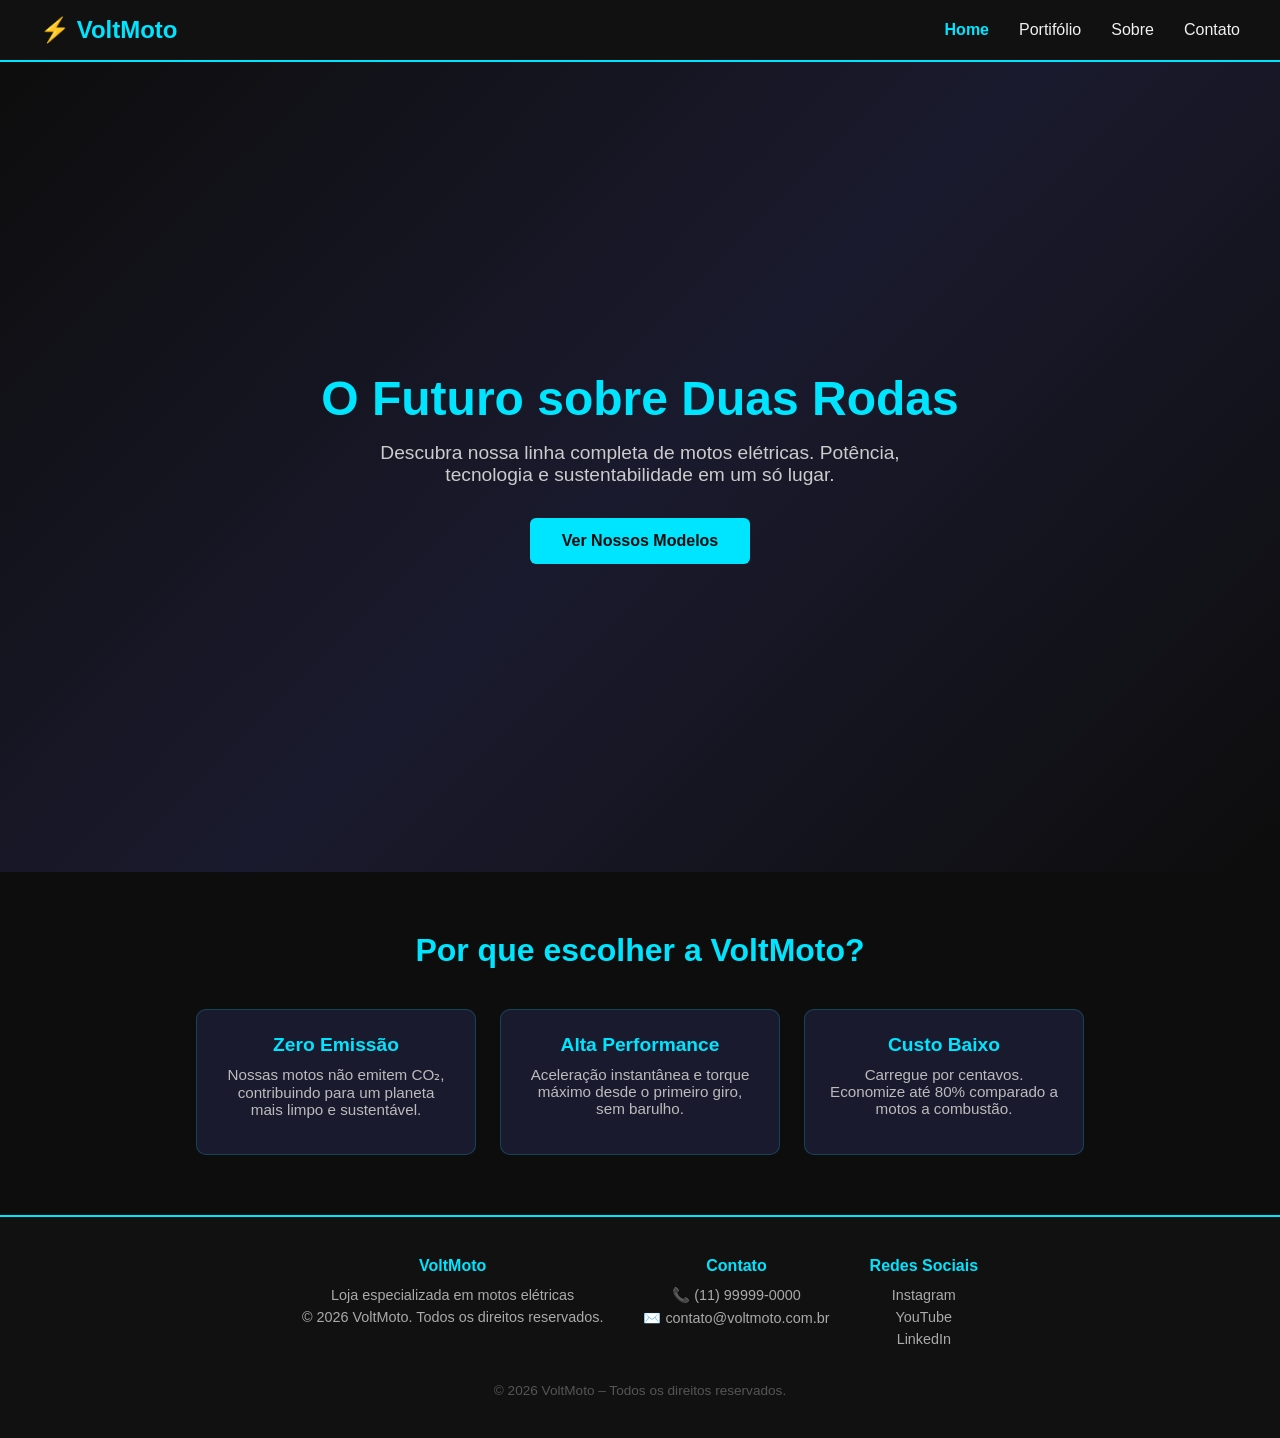
<file: index.html>
<!DOCTYPE html>
<html lang="pt-BR">
<head>
  <meta charset="UTF-8" />
  <meta name="viewport" content="width=device-width, initial-scale=1.0" />
  <title>VoltMoto - Motos Elétricas</title>
  <link rel="stylesheet" href="src/css/estilo.css" />
</head>
<body>

  <nav>
    <a href="index.html" class="logo">⚡ VoltMoto</a>
    <ul>
      <li><a href="index.html">Home</a></li>
      <li><a href="pages/portifolio.html">Portifólio</a></li>
      <li><a href="pages/sobre.html">Sobre</a></li>
      <li><a href="pages/contato.html">Contato</a></li>
    </ul>
  </nav>

  <main>
    <section class="hero">
      <h1>O Futuro sobre Duas Rodas</h1>
      <p>Descubra nossa linha completa de motos elétricas. Potência, tecnologia e sustentabilidade em um só lugar.</p>
      <a href="pages/portifolio.html" class="btn">Ver Nossos Modelos</a>
    </section>

    <section>
      <h2>Por que escolher a VoltMoto?</h2>
      <div class="cards">
        <div class="card">
          <h3>Zero Emissão</h3>
          <p>Nossas motos não emitem CO₂, contribuindo para um planeta mais limpo e sustentável.</p>
        </div>
        <div class="card">
          <h3>Alta Performance</h3>
          <p>Aceleração instantânea e torque máximo desde o primeiro giro, sem barulho.</p>
        </div>
        <div class="card">
          <h3>Custo Baixo</h3>
          <p>Carregue por centavos. Economize até 80% comparado a motos a combustão.</p>
        </div>
      </div>
    </section>
  </main>

  <footer>
    <div class="footer-grid">
      <div class="footer-col">
        <h4>VoltMoto</h4>
        <p>Loja especializada em motos elétricas</p>
        <p>© 2026 VoltMoto. Todos os direitos reservados.</p>
      </div>
      <div class="footer-col">
        <h4>Contato</h4>
        <p>📞 (11) 99999-0000</p>
        <p>✉️ contato@voltmoto.com.br</p>
      </div>
      <div class="footer-col">
        <h4>Redes Sociais</h4>
        <a href="#">Instagram</a>
        <a href="#">YouTube</a>
        <a href="#">LinkedIn</a>
      </div>
    </div>
    <p class="copyright">© 2026 VoltMoto – Todos os direitos reservados.</p>
  </footer>

  <script src="src/js/script.js"></script>
</body>
</html>
</file>
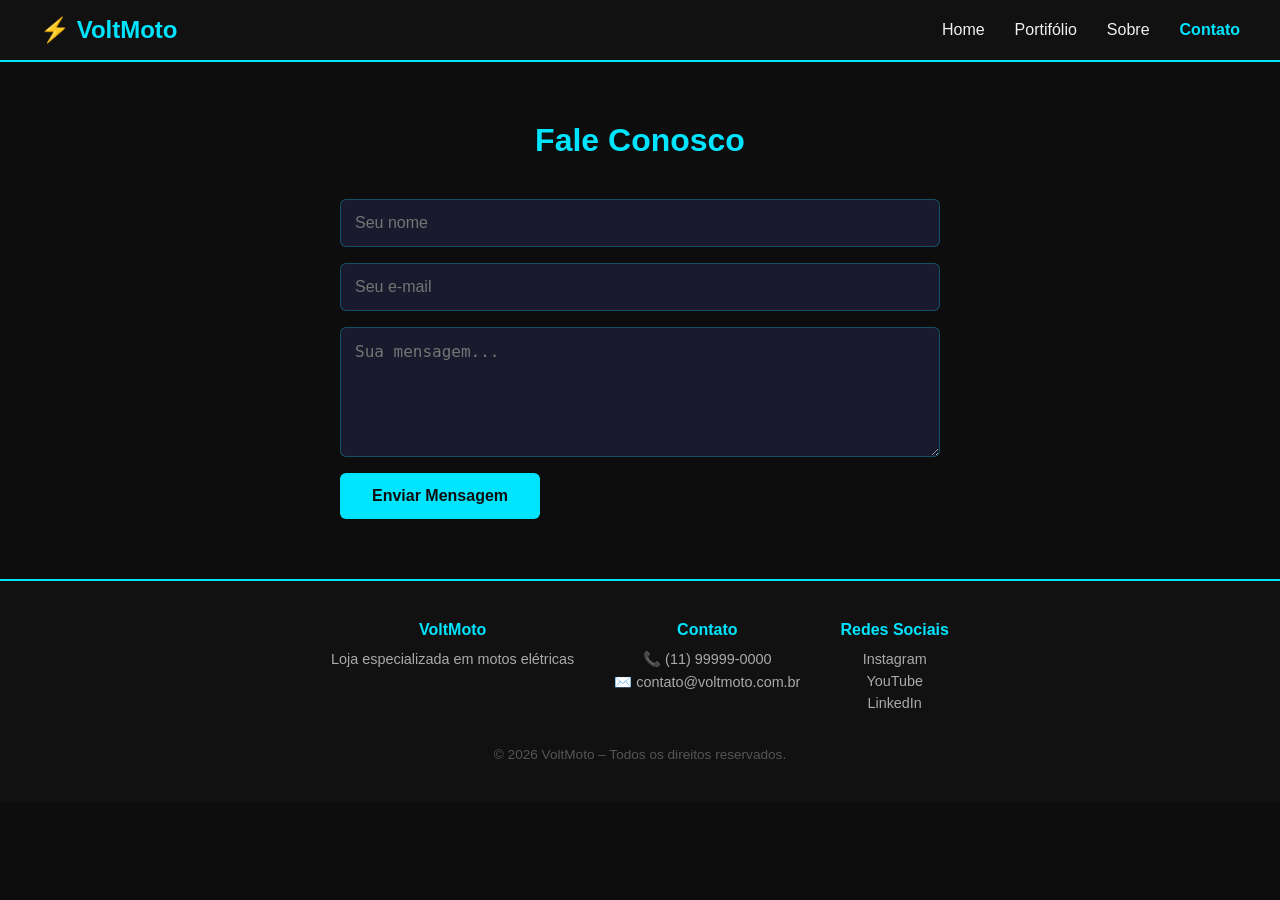
<file: pages/contato.html>
<!DOCTYPE html>
<html lang="pt-BR">
<head>
  <meta charset="UTF-8" />
  <meta name="viewport" content="width=device-width, initial-scale=1.0" />
  <title>Contato - VoltMoto</title>
  <link rel="stylesheet" href="../src/css/estilo.css" />
</head>
<body>

  <nav>
    <a href="../index.html" class="logo">⚡ VoltMoto</a>
    <ul>
      <li><a href="../index.html">Home</a></li>
      <li><a href="portifolio.html">Portifólio</a></li>
      <li><a href="sobre.html">Sobre</a></li>
      <li><a href="contato.html">Contato</a></li>
    </ul>
  </nav>

  <main>
    <section>
      <h2>Fale Conosco</h2>
      <form class="form-contato">
        <input type="text" name="nome" placeholder="Seu nome" required />
        <input type="email" name="email" placeholder="Seu e-mail" required />
        <textarea name="descricao" placeholder="Sua mensagem..." required></textarea>
        <button type="submit" class="btn">Enviar Mensagem</button>
      </form>
    </section>
  </main>

  <footer>
    <div class="footer-grid">
      <div class="footer-col">
        <h4>VoltMoto</h4>
        <p>Loja especializada em motos elétricas</p>
      </div>
      <div class="footer-col">
        <h4>Contato</h4>
        <p>📞 (11) 99999-0000</p>
        <p>✉️ contato@voltmoto.com.br</p>
      </div>
      <div class="footer-col">
        <h4>Redes Sociais</h4>
        <a href="#">Instagram</a>
        <a href="#">YouTube</a>
        <a href="#">LinkedIn</a>
      </div>
    </div>
    <p class="copyright">© 2026 VoltMoto – Todos os direitos reservados.</p>
  </footer>

  <script src="../src/js/script.js"></script>
</body>
</html>
</file>
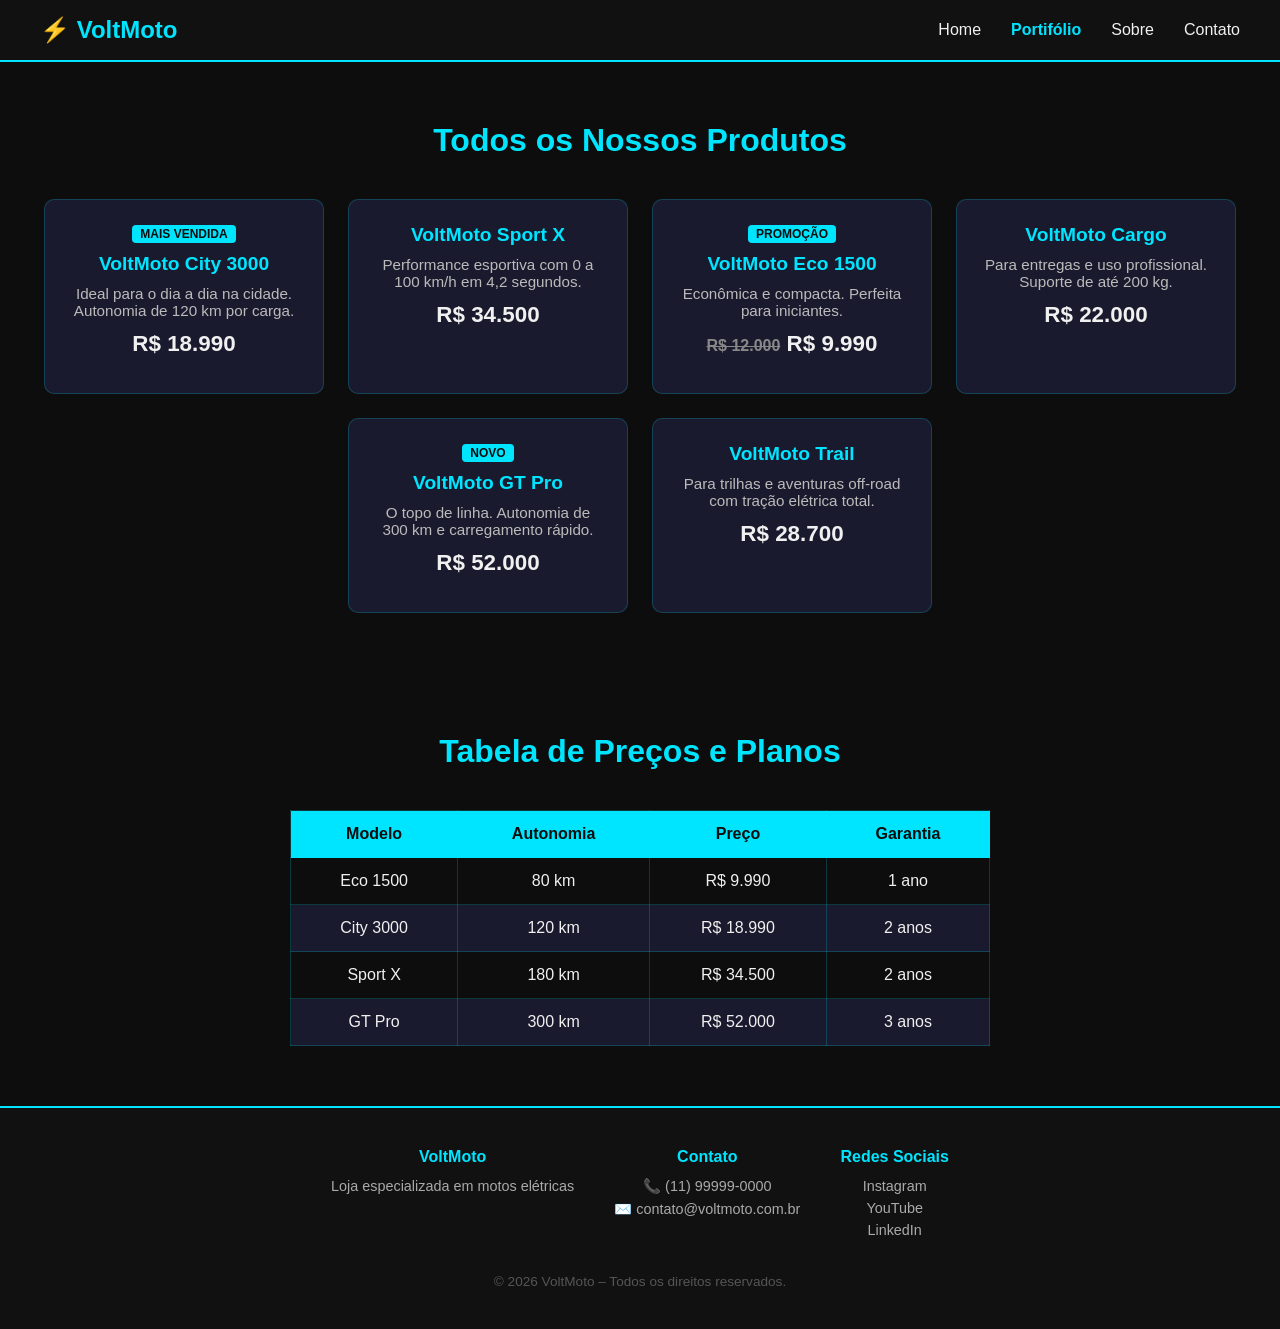
<file: pages/portifolio.html>
<!DOCTYPE html>
<html lang="pt-BR">
<head>
  <meta charset="UTF-8" />
  <meta name="viewport" content="width=device-width, initial-scale=1.0" />
  <title>Portifólio - VoltMoto</title>
  <link rel="stylesheet" href="../src/css/estilo.css" />
</head>
<body>

  <nav>
    <a href="../index.html" class="logo">⚡ VoltMoto</a>
    <ul>
      <li><a href="../index.html">Home</a></li>
      <li><a href="portifolio.html">Portifólio</a></li>
      <li><a href="sobre.html">Sobre</a></li>
      <li><a href="contato.html">Contato</a></li>
    </ul>
  </nav>

  <main>
    <section>
      <h2>Todos os Nossos Produtos</h2>
      <div class="cards">

        <div class="card">
          <span class="tag-promo">MAIS VENDIDA</span>
          <h3>VoltMoto City 3000</h3>
          <p>Ideal para o dia a dia na cidade. Autonomia de 120 km por carga.</p>
          <p class="preco">R$ 18.990</p>
        </div>

        <div class="card">
          <h3>VoltMoto Sport X</h3>
          <p>Performance esportiva com 0 a 100 km/h em 4,2 segundos.</p>
          <p class="preco">R$ 34.500</p>
        </div>

        <div class="card">
          <span class="tag-promo">PROMOÇÃO</span>
          <h3>VoltMoto Eco 1500</h3>
          <p>Econômica e compacta. Perfeita para iniciantes.</p>
          <p class="preco"><s style="color:#888;font-size:1rem;">R$ 12.000</s> R$ 9.990</p>
        </div>

        <div class="card">
          <h3>VoltMoto Cargo</h3>
          <p>Para entregas e uso profissional. Suporte de até 200 kg.</p>
          <p class="preco">R$ 22.000</p>
        </div>

        <div class="card">
          <span class="tag-promo">NOVO</span>
          <h3>VoltMoto GT Pro</h3>
          <p>O topo de linha. Autonomia de 300 km e carregamento rápido.</p>
          <p class="preco">R$ 52.000</p>
        </div>

        <div class="card">
          <h3>VoltMoto Trail</h3>
          <p>Para trilhas e aventuras off-road com tração elétrica total.</p>
          <p class="preco">R$ 28.700</p>
        </div>

      </div>
    </section>

    <section>
      <h2>Tabela de Preços e Planos</h2>
      <table class="tabela-precos">
        <thead>
          <tr>
            <th>Modelo</th>
            <th>Autonomia</th>
            <th>Preço</th>
            <th>Garantia</th>
          </tr>
        </thead>
        <tbody>
          <tr>
            <td>Eco 1500</td>
            <td>80 km</td>
            <td>R$ 9.990</td>
            <td>1 ano</td>
          </tr>
          <tr>
            <td>City 3000</td>
            <td>120 km</td>
            <td>R$ 18.990</td>
            <td>2 anos</td>
          </tr>
          <tr>
            <td>Sport X</td>
            <td>180 km</td>
            <td>R$ 34.500</td>
            <td>2 anos</td>
          </tr>
          <tr>
            <td>GT Pro</td>
            <td>300 km</td>
            <td>R$ 52.000</td>
            <td>3 anos</td>
          </tr>
        </tbody>
      </table>
    </section>
  </main>

  <footer>
    <div class="footer-grid">
      <div class="footer-col">
        <h4>VoltMoto</h4>
        <p>Loja especializada em motos elétricas</p>
      </div>
      <div class="footer-col">
        <h4>Contato</h4>
        <p>📞 (11) 99999-0000</p>
        <p>✉️ contato@voltmoto.com.br</p>
      </div>
      <div class="footer-col">
        <h4>Redes Sociais</h4>
        <a href="#">Instagram</a>
        <a href="#">YouTube</a>
        <a href="#">LinkedIn</a>
      </div>
    </div>
    <p class="copyright">© 2026 VoltMoto – Todos os direitos reservados.</p>
  </footer>

  <script src="../src/js/script.js"></script>
</body>
</html>
</file>
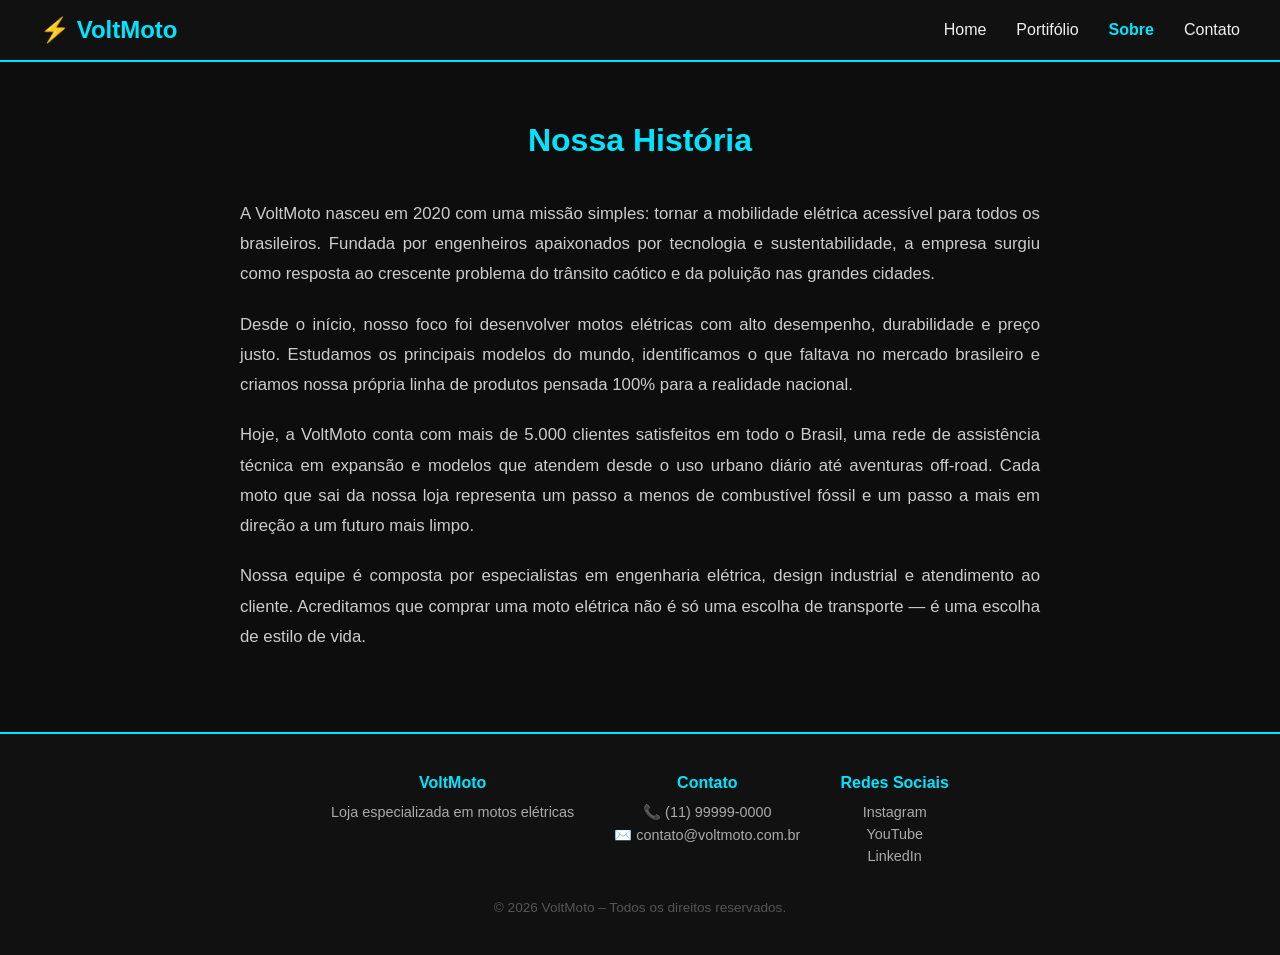
<file: pages/sobre.html>
<!DOCTYPE html>
<html lang="pt-BR">
<head>
  <meta charset="UTF-8" />
  <meta name="viewport" content="width=device-width, initial-scale=1.0" />
  <title>Sobre - VoltMoto</title>
  <link rel="stylesheet" href="../src/css/estilo.css" />
</head>
<body>

  <nav>
    <a href="../index.html" class="logo">⚡ VoltMoto</a>
    <ul>
      <li><a href="../index.html">Home</a></li>
      <li><a href="portifolio.html">Portifólio</a></li>
      <li><a href="sobre.html">Sobre</a></li>
      <li><a href="contato.html">Contato</a></li>
    </ul>
  </nav>

  <main>
    <section>
      <h2>Nossa História</h2>
      <div class="sobre-texto">
        <p>
          A VoltMoto nasceu em 2020 com uma missão simples: tornar a mobilidade elétrica acessível para todos os brasileiros.
          Fundada por engenheiros apaixonados por tecnologia e sustentabilidade, a empresa surgiu como resposta ao crescente
          problema do trânsito caótico e da poluição nas grandes cidades.
        </p>
        <p>
          Desde o início, nosso foco foi desenvolver motos elétricas com alto desempenho, durabilidade e preço justo.
          Estudamos os principais modelos do mundo, identificamos o que faltava no mercado brasileiro e criamos
          nossa própria linha de produtos pensada 100% para a realidade nacional.
        </p>
        <p>
          Hoje, a VoltMoto conta com mais de 5.000 clientes satisfeitos em todo o Brasil, uma rede de assistência técnica
          em expansão e modelos que atendem desde o uso urbano diário até aventuras off-road. Cada moto que sai da nossa loja
          representa um passo a menos de combustível fóssil e um passo a mais em direção a um futuro mais limpo.
        </p>
        <p>
          Nossa equipe é composta por especialistas em engenharia elétrica, design industrial e atendimento ao cliente.
          Acreditamos que comprar uma moto elétrica não é só uma escolha de transporte — é uma escolha de estilo de vida.
        </p>
      </div>
    </section>
  </main>

  <footer>
    <div class="footer-grid">
      <div class="footer-col">
        <h4>VoltMoto</h4>
        <p>Loja especializada em motos elétricas</p>
      </div>
      <div class="footer-col">
        <h4>Contato</h4>
        <p>📞 (11) 99999-0000</p>
        <p>✉️ contato@voltmoto.com.br</p>
      </div>
      <div class="footer-col">
        <h4>Redes Sociais</h4>
        <a href="#">Instagram</a>
        <a href="#">YouTube</a>
        <a href="#">LinkedIn</a>
      </div>
    </div>
    <p class="copyright">© 2026 VoltMoto – Todos os direitos reservados.</p>
  </footer>

  <script src="../src/js/script.js"></script>
</body>
</html>
</file>
<file: src/css/estilo.css>
* {
  margin: 0;
  padding: 0;
  box-sizing: border-box;
}

body {
  font-family: 'Segoe UI', Tahoma, Geneva, Verdana, sans-serif;
  background-color: #0d0d0d;
  color: #f0f0f0;
}

/* NAV */
nav {
  background-color: #111;
  padding: 16px 40px;
  display: flex;
  justify-content: space-between;
  align-items: center;
  position: sticky;
  top: 0;
  z-index: 100;
  border-bottom: 2px solid #00e5ff;
}

nav .logo {
  font-size: 1.5rem;
  font-weight: bold;
  color: #00e5ff;
  text-decoration: none;
}

nav ul {
  list-style: none;
  display: flex;
  gap: 30px;
}

nav ul li a {
  color: #f0f0f0;
  text-decoration: none;
  font-size: 1rem;
  transition: color 0.3s;
}

nav ul li a:hover {
  color: #00e5ff;
}

/* HERO */
.hero {
  display: flex;
  flex-direction: column;
  align-items: center;
  justify-content: center;
  text-align: center;
  padding: 100px 20px;
  background: linear-gradient(135deg, #0d0d0d 0%, #1a1a2e 50%, #0d0d0d 100%);
  min-height: 90vh;
}

.hero h1 {
  font-size: 3rem;
  color: #00e5ff;
  margin-bottom: 16px;
}

.hero p {
  font-size: 1.2rem;
  color: #ccc;
  max-width: 600px;
  margin-bottom: 32px;
}

.btn {
  background-color: #00e5ff;
  color: #0d0d0d;
  padding: 14px 32px;
  border: none;
  border-radius: 6px;
  font-size: 1rem;
  font-weight: bold;
  text-decoration: none;
  cursor: pointer;
  transition: background 0.3s;
}

.btn:hover {
  background-color: #00b8cc;
}

/* SECTION TITLES */
section {
  padding: 60px 40px;
}

section h2 {
  font-size: 2rem;
  text-align: center;
  color: #00e5ff;
  margin-bottom: 40px;
}

/* CARDS */
.cards {
  display: flex;
  flex-wrap: wrap;
  gap: 24px;
  justify-content: center;
}

.card {
  background-color: #1a1a2e;
  border: 1px solid #00e5ff33;
  border-radius: 10px;
  padding: 24px;
  width: 280px;
  text-align: center;
  transition: transform 0.3s, border-color 0.3s;
}

.card:hover {
  transform: translateY(-6px);
  border-color: #00e5ff;
}

.card h3 {
  font-size: 1.2rem;
  color: #00e5ff;
  margin-bottom: 10px;
}

.card p {
  font-size: 0.95rem;
  color: #bbb;
  margin-bottom: 12px;
}

.card .preco {
  font-size: 1.4rem;
  font-weight: bold;
  color: #f0f0f0;
}

.card .tag-promo {
  display: inline-block;
  background-color: #00e5ff;
  color: #0d0d0d;
  font-size: 0.75rem;
  font-weight: bold;
  padding: 2px 8px;
  border-radius: 4px;
  margin-bottom: 10px;
}

/* TABELA DE PREÇOS */
.tabela-precos {
  width: 100%;
  max-width: 700px;
  margin: 0 auto;
  border-collapse: collapse;
}

.tabela-precos th,
.tabela-precos td {
  padding: 14px 20px;
  text-align: center;
  border: 1px solid #00e5ff33;
}

.tabela-precos th {
  background-color: #00e5ff;
  color: #0d0d0d;
  font-weight: bold;
}

.tabela-precos tr:nth-child(even) {
  background-color: #1a1a2e;
}

/* SOBRE */
.sobre-texto {
  max-width: 800px;
  margin: 0 auto;
  font-size: 1.05rem;
  color: #ccc;
  line-height: 1.8;
  text-align: justify;
}

.sobre-texto p {
  margin-bottom: 20px;
}

/* CONTATO */
.form-contato {
  max-width: 600px;
  margin: 0 auto;
  display: flex;
  flex-direction: column;
  gap: 16px;
}

.form-contato input,
.form-contato textarea {
  padding: 14px;
  border-radius: 6px;
  border: 1px solid #00e5ff44;
  background-color: #1a1a2e;
  color: #f0f0f0;
  font-size: 1rem;
  outline: none;
  transition: border-color 0.3s;
}

.form-contato input:focus,
.form-contato textarea:focus {
  border-color: #00e5ff;
}

.form-contato textarea {
  resize: vertical;
  min-height: 130px;
}

.form-contato button {
  align-self: flex-start;
}

/* FOOTER */
footer {
  background-color: #111;
  border-top: 2px solid #00e5ff;
  padding: 40px;
  text-align: center;
}

footer .footer-grid {
  display: flex;
  flex-wrap: wrap;
  justify-content: center;
  gap: 40px;
  margin-bottom: 30px;
}

footer .footer-col h4 {
  color: #00e5ff;
  margin-bottom: 12px;
  font-size: 1rem;
}

footer .footer-col p,
footer .footer-col a {
  color: #aaa;
  font-size: 0.9rem;
  text-decoration: none;
  display: block;
  margin-bottom: 6px;
}

footer .footer-col a:hover {
  color: #00e5ff;
}

footer .copyright {
  color: #555;
  font-size: 0.85rem;
}

/* RESPONSIVO */
@media (max-width: 768px) {
  nav {
    flex-direction: column;
    gap: 12px;
    padding: 16px 20px;
  }

  nav ul {
    gap: 16px;
    flex-wrap: wrap;
    justify-content: center;
  }

  .hero h1 {
    font-size: 2rem;
  }

  section {
    padding: 40px 20px;
  }

  .card {
    width: 100%;
    max-width: 340px;
  }

  footer .footer-grid {
    flex-direction: column;
    align-items: center;
  }
}
</file>
